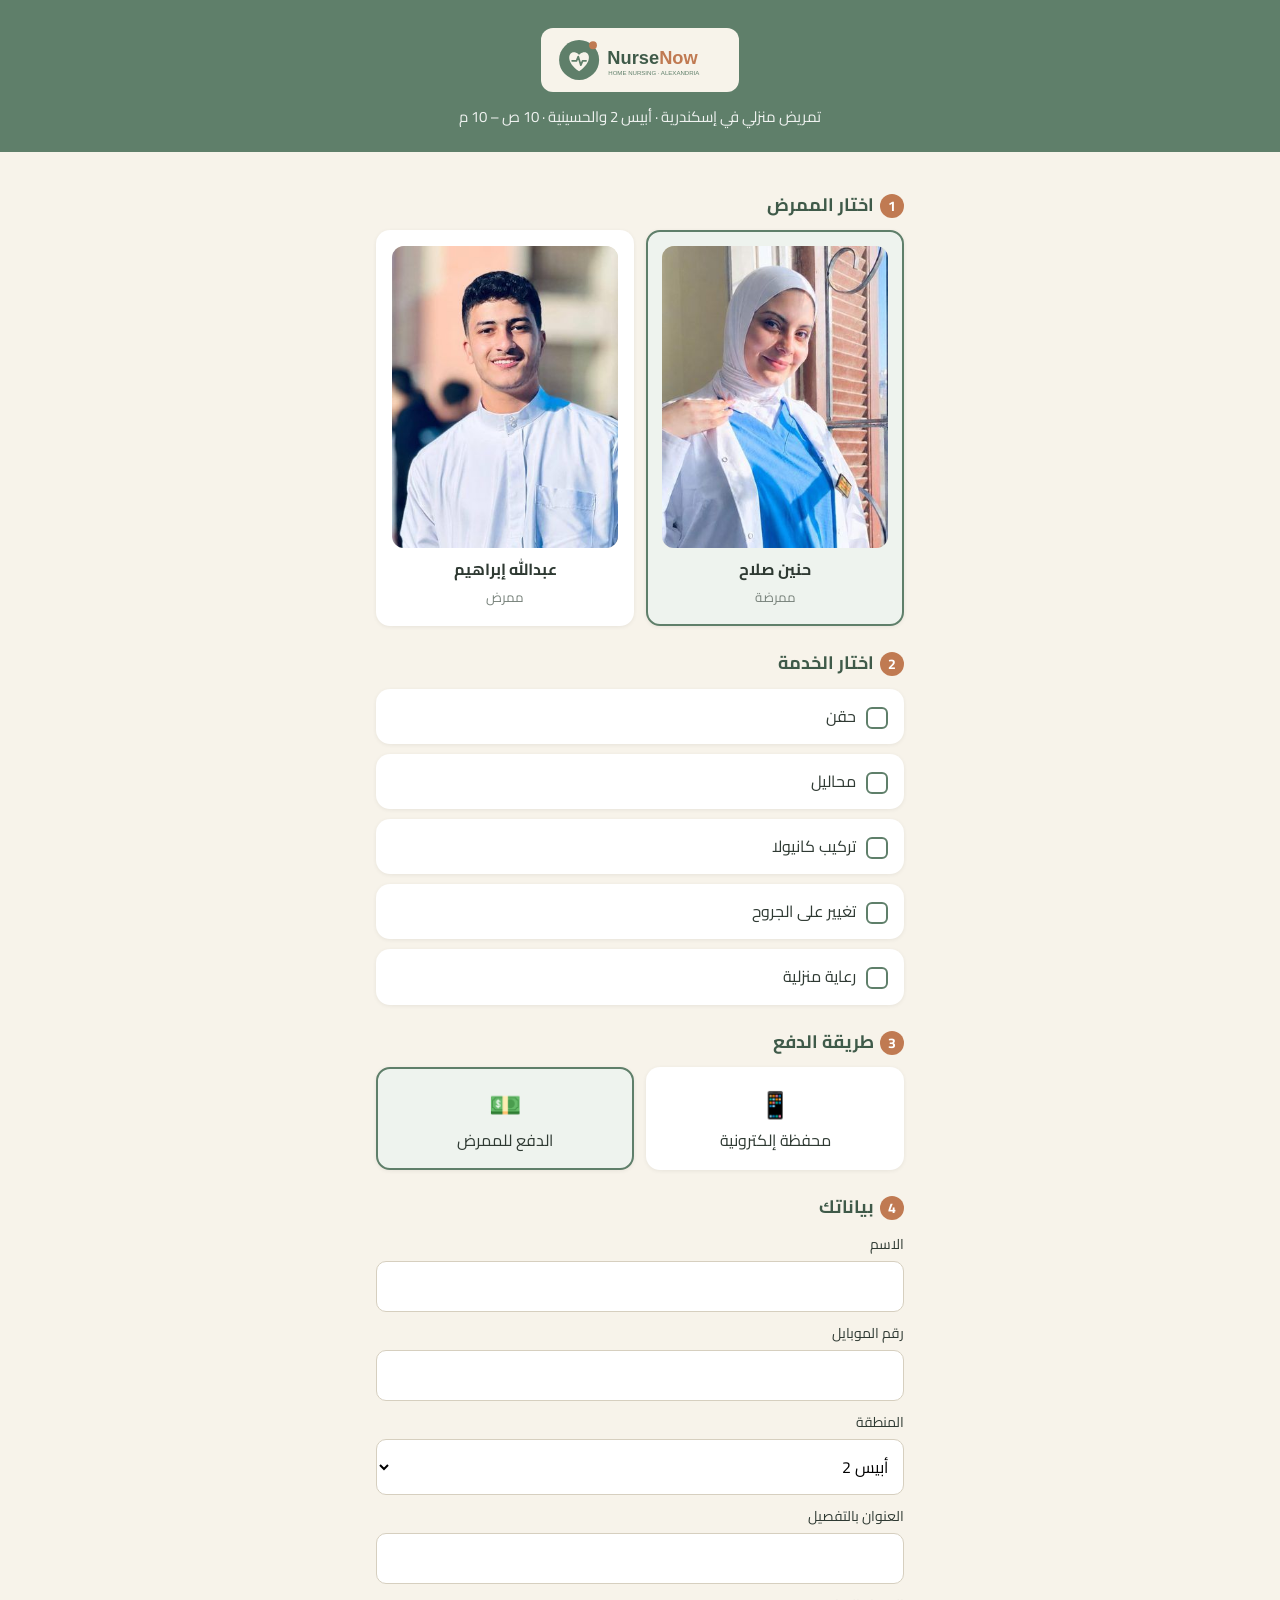
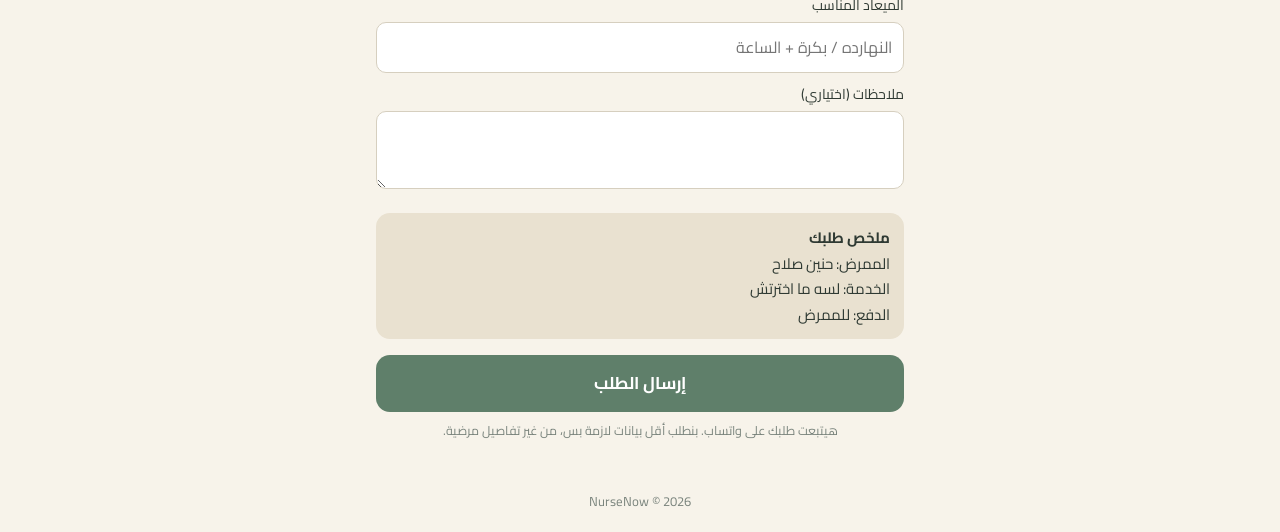
<file: index.html>
<!DOCTYPE html>
<html lang="ar" dir="rtl"><head><meta charset="utf-8"><meta name="viewport" content="width=device-width,initial-scale=1">
<title>NurseNow</title>
<link href="https://fonts.googleapis.com/css2?family=Cairo:wght@400;600;700&display=swap" rel="stylesheet">
<style>
:root{--bg:#f7f3ea;--card:#fff;--green:#5f7f6a;--dark:#3f5a49;--sand:#e9e1d0;--clay:#c07a52;--text:#2f3a33;--muted:#7a847d}
*{box-sizing:border-box}body{margin:0;background:var(--bg);color:var(--text);font-family:'Cairo','Segoe UI',Tahoma,sans-serif;line-height:1.7}
header{background:var(--green);color:#fff;padding:28px 18px 22px;text-align:center}
header h1{margin:0;font-size:28px}header p{margin:4px 0 0;opacity:.9;font-size:15px}
main{padding:16px;max-width:560px;margin:auto}
h2{font-size:18px;margin:22px 0 10px;color:var(--dark)}h2 span{background:var(--clay);color:#fff;border-radius:50%;display:inline-block;width:24px;height:24px;text-align:center;line-height:24px;font-size:14px;margin-left:6px}
.nurses{display:grid;grid-template-columns:1fr 1fr;gap:12px}
.nurse,.svc,.pay{background:var(--card);border:2px solid transparent;border-radius:14px;padding:14px;text-align:center;cursor:pointer;box-shadow:0 1px 4px #0001}
.nurse.sel,.svc.sel,.pay.sel{border-color:var(--green);background:#eef3ee}
.photo{width:100%;aspect-ratio:3/4;border-radius:12px;margin:0 auto 8px;background:var(--sand);display:flex;align-items:center;justify-content:center;font-size:34px;color:var(--dark);overflow:hidden}
.photo img{width:100%;height:100%;object-fit:cover;object-position:center top}
.nurse b{display:block}.nurse small{color:var(--muted)}
.svcs{display:grid;gap:10px}.svc{display:flex;justify-content:space-between;align-items:center;text-align:right;padding:12px 14px}
.chk{width:22px;height:22px;border-radius:6px;border:2px solid var(--green);display:inline-block;margin-left:10px;vertical-align:middle}.sel .chk{background:var(--green)}
.pays{display:grid;grid-template-columns:1fr 1fr;gap:12px}.pay{padding:14px 8px}.pay div{font-size:26px}
label{display:block;font-size:14px;margin:10px 0 4px}
input,textarea,select{width:100%;padding:11px;border:1px solid #d6cfbf;border-radius:10px;font:inherit;background:#fff}
.sum{background:var(--sand);border-radius:14px;padding:12px 14px;margin-top:16px;font-size:15px}
.btn{display:block;width:100%;margin-top:16px;background:var(--green);color:#fff;border:0;border-radius:14px;padding:14px;font:inherit;font-weight:700;font-size:17px}
.note{font-size:12.5px;color:var(--muted);margin-top:8px;text-align:center}
footer{text-align:center;color:var(--muted);font-size:13px;padding:20px}
</style></head><body>
<header><img src="logo.svg" alt="NurseNow" style="height:64px;background:#f7f3ea;border-radius:12px;padding:6px 12px"><h1 style="display:none">NurseNow</h1><p>تمريض منزلي في إسكندرية · أبيس 2 والحسينية · 10 ص – 10 م</p></header>
<main>
<h2><span>1</span>اختار الممرض</h2>
<div class="nurses">
 <div class="nurse sel" data-nurse="حنين صلاح"><div class="photo"><img src="hanin.jpg" alt="حنين صلاح"></div><b>حنين صلاح</b><small>ممرضة</small></div>
 <div class="nurse" data-nurse="عبدالله إبراهيم"><div class="photo"><img src="abdullah.jpg" alt="عبدالله إبراهيم"></div><b>عبدالله إبراهيم</b><small>ممرض</small></div>
</div>
<h2><span>2</span>اختار الخدمة</h2>
<div class="svcs">
 <div class="svc" data-svc="حقن"><span><i class="chk"></i>حقن</span></div>
 <div class="svc" data-svc="محاليل"><span><i class="chk"></i>محاليل</span></div>
 <div class="svc" data-svc="تركيب كانيولا"><span><i class="chk"></i>تركيب كانيولا</span></div>
 <div class="svc" data-svc="تغيير على الجروح"><span><i class="chk"></i>تغيير على الجروح</span></div>
 <div class="svc" data-svc="رعاية منزلية"><span><i class="chk"></i>رعاية منزلية</span></div>
</div>
<h2><span>3</span>طريقة الدفع</h2>
<div class="pays">
 <div class="pay" data-pay="wallet"><div>📱</div>محفظة إلكترونية</div>
 <div class="pay sel" data-pay="cash"><div>💵</div>الدفع للممرض</div>
</div>
<div class="sum" id="walletBox" style="display:none">حوّل على المحفظة رقم: <b dir="ltr">01224274670</b><br>وابعت صورة التحويل على واتساب بعد الإرسال.</div>
<h2><span>4</span>بياناتك</h2>
<label>الاسم</label><input id="name">
<label>رقم الموبايل</label><input id="phone" type="tel">
<label>المنطقة</label><select id="area"><option>أبيس 2</option><option>الحسينية</option></select>
<label>العنوان بالتفصيل</label><input id="addr">
<label>الميعاد المناسب</label><input id="time" placeholder="النهارده / بكرة + الساعة">
<label>ملاحظات (اختياري)</label><textarea id="notes" rows="2"></textarea>
<div class="sum" id="summary"></div>
<button class="btn" id="send">إرسال الطلب</button>
<p class="note">هيتبعت طلبك على واتساب. بنطلب أقل بيانات لازمة بس، من غير تفاصيل مرضية.</p>
</main>
<footer>NurseNow © 2026</footer>
<script>
/* ===== إعدادات يتعدل فيها بسهولة ===== */
const WHATSAPP="201224274670";   // رقم الواتساب بدون +
const WALLET="01224274670";      // رقم المحفظة
/* ===================================== */
let nurse="حنين صلاح",pay="cash";const svcs=new Set();
const $=id=>document.getElementById(id);
function sum(){$("summary").innerHTML="<b>ملخص طلبك</b><br>الممرض: "+nurse+"<br>الخدمة: "+(svcs.size?[...svcs].join("، "):"لسه ما اخترتش")+"<br>الدفع: "+(pay=="cash"?"للممرض":"محفظة إلكترونية")}
document.querySelectorAll(".nurse").forEach(e=>e.onclick=()=>{document.querySelectorAll(".nurse").forEach(x=>x.classList.remove("sel"));e.classList.add("sel");nurse=e.dataset.nurse;sum()});
document.querySelectorAll(".svc").forEach(e=>e.onclick=()=>{e.classList.toggle("sel");const v=e.dataset.svc;svcs.has(v)?svcs.delete(v):svcs.add(v);sum()});
document.querySelectorAll(".pay").forEach(e=>e.onclick=()=>{document.querySelectorAll(".pay").forEach(x=>x.classList.remove("sel"));e.classList.add("sel");pay=e.dataset.pay;$("walletBox").style.display=pay=="wallet"?"block":"none";sum()});
$("send").onclick=()=>{
 if(!svcs.size)return alert("اختار خدمة واحدة على الأقل");
 if(!$("name").value.trim()||!$("phone").value.trim()||!$("addr").value.trim())return alert("اكتب الاسم والموبايل والعنوان");
 const m=["طلب جديد - NurseNow","الممرض: "+nurse,"الخدمة: "+[...svcs].join("، "),"الدفع: "+(pay=="cash"?"للممرض":"محفظة إلكترونية"),"الاسم: "+$("name").value,"الموبايل: "+$("phone").value,"المنطقة: "+$("area").value,"العنوان: "+$("addr").value,"الميعاد: "+($("time").value||"-"),"ملاحظات: "+($("notes").value||"-")].join("\n");
 location.href="https://wa.me/"+WHATSAPP+"?text="+encodeURIComponent(m)};
sum();
</script></body></html>
</file>
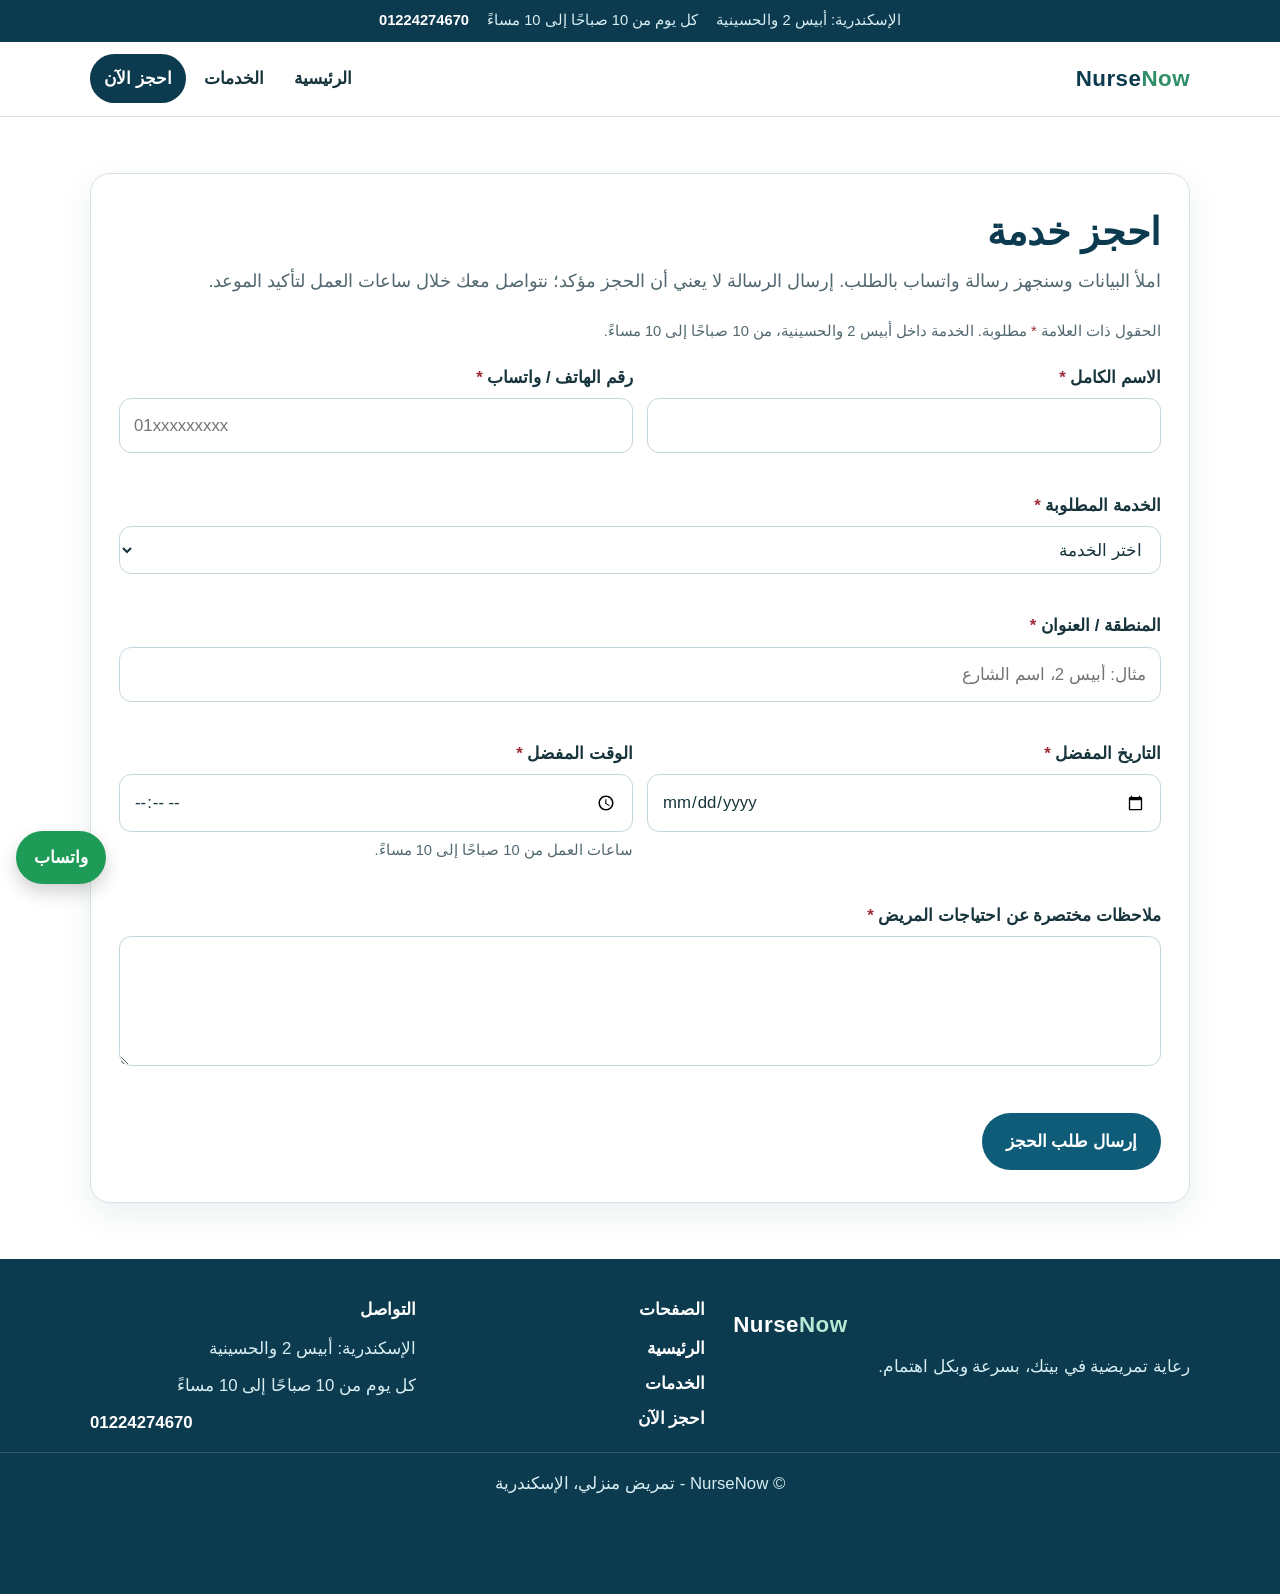
<file: booking.html>
<!DOCTYPE html>
<html lang="ar" dir="rtl">
<head>
<meta charset="UTF-8">
<meta name="viewport" content="width=device-width, initial-scale=1">
<title>احجز زيارة | NurseNow</title>
<meta name="description" content="اطلب حجز تمريض منزلي من NurseNow في أبيس 2 والحسينية. النموذج يجهز رسالة واتساب، والموعد لا يُؤكد تلقائيًا.">
<link rel="icon" href="images/favicon.svg" type="image/svg+xml">
<link rel="stylesheet" href="css/styles.css">
</head>
<body>
<a class="skip" href="#main">تخطي إلى المحتوى</a>
<div class="topbar">
  <div class="wrap topbar-inner">
    <span>الإسكندرية: أبيس 2 والحسينية</span>
    <span>كل يوم من 10 صباحًا إلى 10 مساءً</span>
    <a href="https://wa.me/201224274670" target="_blank" rel="noopener noreferrer">01224274670</a>
  </div>
</div>
<header class="site-header">
  <div class="wrap nav">
    <a class="logo" href="index.html">Nurse<span>Now</span></a>
    <button class="nav-toggle" type="button" aria-expanded="false" aria-controls="site-nav">
      <span class="nav-toggle-bars" aria-hidden="true"></span>
      القائمة
    </button>
    <nav id="site-nav" aria-label="التنقل الرئيسي">
      <a href="index.html">الرئيسية</a>
      <a href="services.html">الخدمات</a>
      <a class="btn btn-small" href="booking.html" aria-current="page">احجز الآن</a>
    </nav>
  </div>
</header>
<main id="main">
  <section>
    <div class="wrap">
      <form id="booking-form" class="form-card" novalidate>
        <h1>احجز خدمة</h1>
        <p class="lead">املأ البيانات وسنجهز رسالة واتساب بالطلب. إرسال الرسالة لا يعني أن الحجز مؤكد؛ نتواصل معك خلال ساعات العمل لتأكيد الموعد.</p>
        <p class="hint">الحقول ذات العلامة <span class="req">*</span> مطلوبة. الخدمة داخل أبيس 2 والحسينية، من 10 صباحًا إلى 10 مساءً.</p>
        <div id="form-errors" class="notice notice-error" hidden role="alert"></div>
        <div id="form-success" class="notice notice-ok" hidden role="status">
          <p>تم تجهيز طلبك لواتساب. افتح الرسالة وأرسلها بنفسك. هذا ليس تأكيدًا للحجز؛ نراجع الطلب ونتواصل معك من 10 صباحًا إلى 10 مساءً.</p>
          <p>إذا لم تُفتح نافذة واتساب، أرسل الرسالة من الزر التالي.</p>
          <pre class="wa-preview" id="wa-preview"></pre>
          <a class="btn btn-green" id="wa-fallback" href="https://wa.me/201224274670" target="_blank" rel="noopener noreferrer">إرسال الرسالة على واتساب</a>
        </div>
        <div class="form-grid">
          <div class="field">
            <label for="full-name">الاسم الكامل <span class="req" aria-hidden="true">*</span></label>
            <input id="full-name" name="fullName" type="text" autocomplete="name" required aria-describedby="full-name-error">
            <p class="field-error" id="full-name-error"></p>
          </div>
          <div class="field">
            <label for="phone">رقم الهاتف / واتساب <span class="req" aria-hidden="true">*</span></label>
            <input id="phone" name="phone" type="tel" inputmode="tel" autocomplete="tel" placeholder="01xxxxxxxxx" required aria-describedby="phone-error">
            <p class="field-error" id="phone-error"></p>
          </div>
          <div class="field field-wide">
            <label for="service">الخدمة المطلوبة <span class="req" aria-hidden="true">*</span></label>
            <select id="service" name="service" required aria-describedby="service-error">
              <option value="">اختر الخدمة</option>
              <option value="home-nursing">الرعاية التمريضية المنزلية</option>
              <option value="elderly-care">رعاية كبار السن</option>
              <option value="patient-assistance">مساعدة المريض</option>
              <option value="post-surgical">الرعاية بعد العمليات</option>
            </select>
            <p class="field-error" id="service-error"></p>
          </div>
          <div class="field field-wide">
            <label for="address">المنطقة / العنوان <span class="req" aria-hidden="true">*</span></label>
            <input id="address" name="address" type="text" autocomplete="street-address" placeholder="مثال: أبيس 2، اسم الشارع" required aria-describedby="address-error">
            <p class="field-error" id="address-error"></p>
          </div>
          <div class="field">
            <label for="date">التاريخ المفضل <span class="req" aria-hidden="true">*</span></label>
            <input id="date" name="date" type="date" required aria-describedby="date-error">
            <p class="field-error" id="date-error"></p>
          </div>
          <div class="field">
            <label for="time">الوقت المفضل <span class="req" aria-hidden="true">*</span></label>
            <input id="time" name="time" type="time" required aria-describedby="time-hint time-error">
            <p class="hint" id="time-hint">ساعات العمل من 10 صباحًا إلى 10 مساءً.</p>
            <p class="field-error" id="time-error"></p>
          </div>
          <div class="field field-wide">
            <label for="notes">ملاحظات مختصرة عن احتياجات المريض <span class="req" aria-hidden="true">*</span></label>
            <textarea id="notes" name="notes" required aria-describedby="notes-error"></textarea>
            <p class="field-error" id="notes-error"></p>
          </div>
          <div class="field field-wide">
            <button class="btn" type="submit">إرسال طلب الحجز</button>
          </div>
        </div>
        <noscript>
          <p>لتجهيز الرسالة من النموذج، فعّل JavaScript، أو راسلنا مباشرة على واتساب: <a href="https://wa.me/201224274670">01224274670</a>.</p>
        </noscript>
      </form>
    </div>
  </section>
</main>
<footer class="site-footer">
  <div class="wrap footer-grid">
    <div>
      <a class="logo" href="index.html">Nurse<span>Now</span></a>
      <p>رعاية تمريضية في بيتك، بسرعة وبكل اهتمام.</p>
    </div>
    <div>
      <h2>الصفحات</h2>
      <a href="index.html">الرئيسية</a>
      <a href="services.html">الخدمات</a>
      <a href="booking.html">احجز الآن</a>
    </div>
    <div>
      <h2>التواصل</h2>
      <p>الإسكندرية: أبيس 2 والحسينية</p>
      <p>كل يوم من 10 صباحًا إلى 10 مساءً</p>
      <a href="https://wa.me/201224274670" target="_blank" rel="noopener noreferrer" dir="ltr">01224274670</a>
    </div>
  </div>
  <p class="legal">© NurseNow - تمريض منزلي، الإسكندرية</p>
</footer>
<a class="float" href="https://wa.me/201224274670" target="_blank" rel="noopener noreferrer">واتساب</a>
<script src="js/nav.js" defer></script>
<script src="js/booking.js" defer></script>
</body>
</html>
</file>
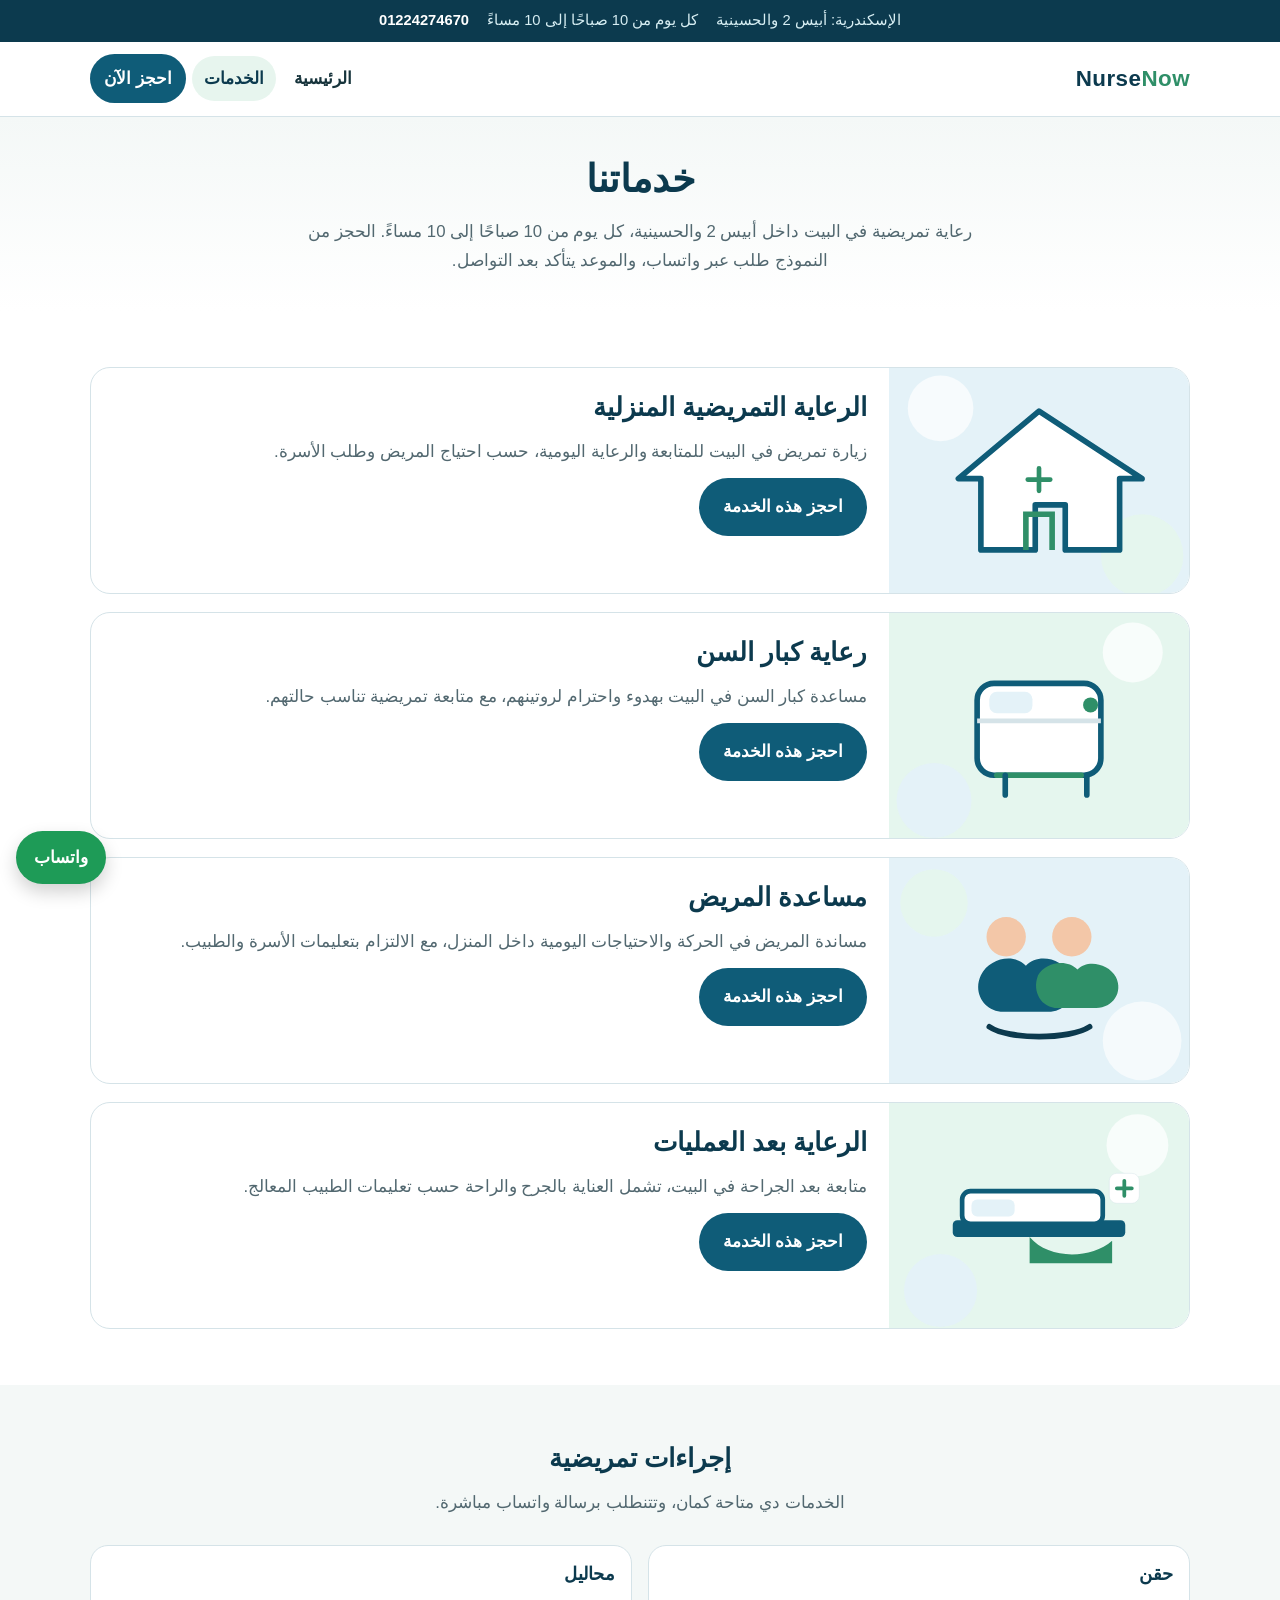
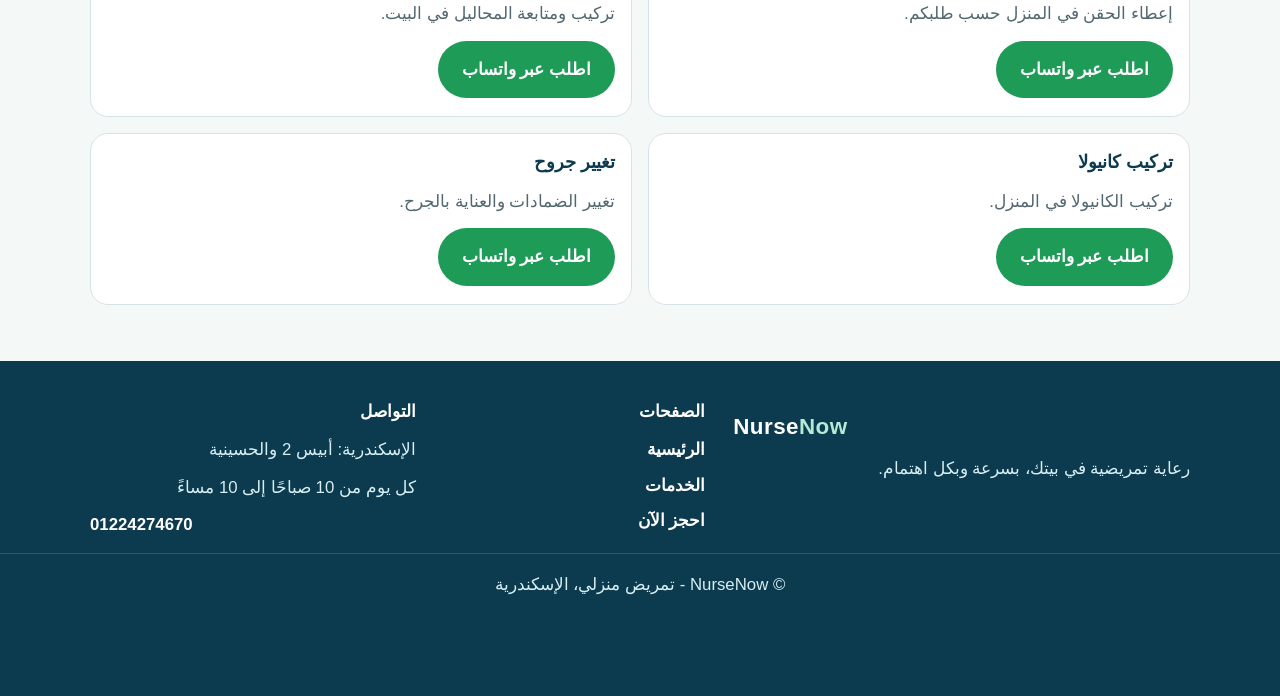
<file: services.html>
<!DOCTYPE html>
<html lang="ar" dir="rtl">
<head>
<meta charset="UTF-8">
<meta name="viewport" content="width=device-width, initial-scale=1">
<title>الخدمات | NurseNow</title>
<meta name="description" content="خدمات NurseNow في الإسكندرية، أبيس 2 والحسينية: رعاية تمريضية منزلية، رعاية كبار السن، مساعدة المريض، والرعاية بعد العمليات، مع الحقن والمحاليل والكانيولا وتغيير الجروح.">
<link rel="icon" href="images/favicon.svg" type="image/svg+xml">
<link rel="stylesheet" href="css/styles.css">
</head>
<body>
<a class="skip" href="#main">تخطي إلى المحتوى</a>
<div class="topbar">
  <div class="wrap topbar-inner">
    <span>الإسكندرية: أبيس 2 والحسينية</span>
    <span>كل يوم من 10 صباحًا إلى 10 مساءً</span>
    <a href="https://wa.me/201224274670" target="_blank" rel="noopener noreferrer">01224274670</a>
  </div>
</div>
<header class="site-header">
  <div class="wrap nav">
    <a class="logo" href="index.html">Nurse<span>Now</span></a>
    <button class="nav-toggle" type="button" aria-expanded="false" aria-controls="site-nav">
      <span class="nav-toggle-bars" aria-hidden="true"></span>
      القائمة
    </button>
    <nav id="site-nav" aria-label="التنقل الرئيسي">
      <a href="index.html">الرئيسية</a>
      <a href="services.html" aria-current="page">الخدمات</a>
      <a class="btn btn-small" href="booking.html">احجز الآن</a>
    </nav>
  </div>
</header>
<main id="main">
  <section class="page-hero">
    <div class="wrap section-head">
      <h1>خدماتنا</h1>
      <p>رعاية تمريضية في البيت داخل أبيس 2 والحسينية، كل يوم من 10 صباحًا إلى 10 مساءً. الحجز من النموذج طلب عبر واتساب، والموعد يتأكد بعد التواصل.</p>
    </div>
  </section>
  <section>
    <div class="wrap service-list">
      <article class="service" id="home-nursing">
        <img src="images/service-home.svg" width="640" height="480" alt="رسم لمنزل مع علامة رعاية تمريضية">
        <div class="service-body">
          <h2>الرعاية التمريضية المنزلية</h2>
          <p>زيارة تمريض في البيت للمتابعة والرعاية اليومية، حسب احتياج المريض وطلب الأسرة.</p>
          <a class="btn" href="booking.html?service=home-nursing">احجز هذه الخدمة</a>
        </div>
      </article>
      <article class="service" id="elderly-care">
        <img src="images/service-elderly.svg" width="640" height="480" alt="رسم لمقعد مريح يرمز لرعاية كبار السن">
        <div class="service-body">
          <h2>رعاية كبار السن</h2>
          <p>مساعدة كبار السن في البيت بهدوء واحترام لروتينهم، مع متابعة تمريضية تناسب حالتهم.</p>
          <a class="btn" href="booking.html?service=elderly-care">احجز هذه الخدمة</a>
        </div>
      </article>
      <article class="service" id="patient-assistance">
        <img src="images/service-assist.svg" width="640" height="480" alt="رسم لشخصين يرمز لمساعدة المريض">
        <div class="service-body">
          <h2>مساعدة المريض</h2>
          <p>مساندة المريض في الحركة والاحتياجات اليومية داخل المنزل، مع الالتزام بتعليمات الأسرة والطبيب.</p>
          <a class="btn" href="booking.html?service=patient-assistance">احجز هذه الخدمة</a>
        </div>
      </article>
      <article class="service" id="post-surgical">
        <img src="images/service-surgery.svg" width="640" height="480" alt="رسم لسرير ومتابعة بعد الجراحة">
        <div class="service-body">
          <h2>الرعاية بعد العمليات</h2>
          <p>متابعة بعد الجراحة في البيت، تشمل العناية بالجرح والراحة حسب تعليمات الطبيب المعالج.</p>
          <a class="btn" href="booking.html?service=post-surgical">احجز هذه الخدمة</a>
        </div>
      </article>
    </div>
  </section>
  <section class="alt">
    <div class="wrap">
      <div class="section-head">
        <h2>إجراءات تمريضية</h2>
        <p>الخدمات دي متاحة كمان، وتتنطلب برسالة واتساب مباشرة.</p>
      </div>
      <div class="procedure-grid">
        <article class="procedure" id="injections">
          <h3>حقن</h3>
          <p>إعطاء الحقن في المنزل حسب طلبكم.</p>
          <a class="btn btn-green" href="https://wa.me/201224274670?text=مرحباً، أريد حجز خدمة حقن" target="_blank" rel="noopener noreferrer">اطلب عبر واتساب</a>
        </article>
        <article class="procedure" id="iv-fluids">
          <h3>محاليل</h3>
          <p>تركيب ومتابعة المحاليل في البيت.</p>
          <a class="btn btn-green" href="https://wa.me/201224274670?text=مرحباً، أريد حجز خدمة محاليل" target="_blank" rel="noopener noreferrer">اطلب عبر واتساب</a>
        </article>
        <article class="procedure" id="cannula">
          <h3>تركيب كانيولا</h3>
          <p>تركيب الكانيولا في المنزل.</p>
          <a class="btn btn-green" href="https://wa.me/201224274670?text=مرحباً، أريد حجز خدمة تركيب كانيولا" target="_blank" rel="noopener noreferrer">اطلب عبر واتساب</a>
        </article>
        <article class="procedure" id="wound-care">
          <h3>تغيير جروح</h3>
          <p>تغيير الضمادات والعناية بالجرح.</p>
          <a class="btn btn-green" href="https://wa.me/201224274670?text=مرحباً، أريد حجز خدمة تغيير جروح" target="_blank" rel="noopener noreferrer">اطلب عبر واتساب</a>
        </article>
      </div>
    </div>
  </section>
</main>
<footer class="site-footer">
  <div class="wrap footer-grid">
    <div>
      <a class="logo" href="index.html">Nurse<span>Now</span></a>
      <p>رعاية تمريضية في بيتك، بسرعة وبكل اهتمام.</p>
    </div>
    <div>
      <h2>الصفحات</h2>
      <a href="index.html">الرئيسية</a>
      <a href="services.html">الخدمات</a>
      <a href="booking.html">احجز الآن</a>
    </div>
    <div>
      <h2>التواصل</h2>
      <p>الإسكندرية: أبيس 2 والحسينية</p>
      <p>كل يوم من 10 صباحًا إلى 10 مساءً</p>
      <a href="https://wa.me/201224274670" target="_blank" rel="noopener noreferrer" dir="ltr">01224274670</a>
    </div>
  </div>
  <p class="legal">© NurseNow - تمريض منزلي، الإسكندرية</p>
</footer>
<a class="float" href="https://wa.me/201224274670" target="_blank" rel="noopener noreferrer">واتساب</a>
<script src="js/nav.js" defer></script>
</body>
</html>
</file>
<file: css/styles.css>
:root {
  --blue: #0f5c78;
  --blue-dark: #0c3a4e;
  --green: #2f8f68;
  --green-soft: #e7f5ee;
  --ice: #f4f8f7;
  --white: #ffffff;
  --ink: #17343c;
  --muted: #526870;
  --line: #d5e3e8;
  --wa: #1e9b57;
  --danger: #9d2c3a;
  --shadow: 0 12px 32px rgba(12, 58, 78, 0.08);
  --radius: 16px;
  --max: 1100px;
  color-scheme: light;
}

* { box-sizing: border-box; }

html { scroll-behavior: smooth; }

body {
  margin: 0;
  font-family: "Segoe UI", Tahoma, "Noto Naskh Arabic", "Geeza Pro", Arial, sans-serif;
  color: var(--ink);
  background: var(--white);
  line-height: 1.75;
  font-size: 1.05rem;
}

img { max-width: 100%; height: auto; display: block; }

a { color: var(--blue); }

:focus-visible {
  outline: 3px solid var(--green);
  outline-offset: 3px;
}

.skip {
  position: absolute;
  top: -48px;
  inset-inline-start: 12px;
  background: var(--white);
  color: var(--blue-dark);
  padding: 8px 12px;
  border-radius: 8px;
  z-index: 40;
}

.skip:focus { top: 12px; }

.wrap {
  width: min(var(--max), calc(100% - 40px));
  margin-inline: auto;
}

.topbar {
  background: var(--blue-dark);
  color: #d7eef3;
  font-size: 0.92rem;
}

.topbar-inner {
  display: flex;
  flex-wrap: wrap;
  justify-content: center;
  gap: 8px 18px;
  padding: 8px 0;
  text-align: center;
}

.topbar a {
  color: #ffffff;
  font-weight: 700;
  text-decoration: none;
  direction: ltr;
  unicode-bidi: embed;
}

.site-header {
  position: sticky;
  top: 0;
  z-index: 20;
  background: rgba(255, 255, 255, 0.96);
  border-bottom: 1px solid var(--line);
  backdrop-filter: blur(10px);
}

.nav {
  position: relative;
  min-height: 74px;
  display: flex;
  align-items: center;
  justify-content: space-between;
  gap: 16px;
}

.logo {
  color: var(--blue-dark);
  font-weight: 800;
  font-size: 1.4rem;
  letter-spacing: 0.02em;
  text-decoration: none;
  direction: ltr;
}

.logo span { color: var(--green); }

.nav-toggle {
  display: none;
  align-items: center;
  gap: 8px;
  border: 1px solid var(--line);
  background: var(--white);
  color: var(--blue-dark);
  border-radius: 999px;
  padding: 8px 14px;
  font: inherit;
  font-weight: 700;
  cursor: pointer;
}

.nav-toggle-bars,
.nav-toggle-bars::before,
.nav-toggle-bars::after {
  display: block;
  width: 16px;
  height: 2px;
  background: var(--blue-dark);
  border-radius: 2px;
  position: relative;
}

.nav-toggle-bars::before,
.nav-toggle-bars::after {
  content: "";
  position: absolute;
  inset-inline-start: 0;
}

.nav-toggle-bars::before { top: -5px; }
.nav-toggle-bars::after { top: 5px; }

#site-nav {
  display: flex;
  align-items: center;
  gap: 6px;
}

#site-nav a {
  color: var(--ink);
  text-decoration: none;
  font-weight: 700;
  padding: 8px 12px;
  border-radius: 999px;
}

#site-nav a[aria-current="page"] {
  background: var(--green-soft);
  color: var(--blue-dark);
}

.btn {
  display: inline-flex;
  align-items: center;
  justify-content: center;
  gap: 8px;
  min-height: 48px;
  padding: 12px 22px;
  border-radius: 999px;
  border: 2px solid transparent;
  background: var(--blue);
  color: #ffffff;
  text-decoration: none;
  font: inherit;
  font-weight: 700;
  cursor: pointer;
  text-align: center;
}

.btn:hover { background: var(--blue-dark); }

.btn-small {
  min-height: 42px;
  padding: 8px 16px;
}

#site-nav .btn {
  color: #ffffff;
  background: var(--blue);
}

#site-nav .btn:hover { background: var(--blue-dark); }

#site-nav .btn[aria-current="page"] {
  background: var(--blue-dark);
  color: #ffffff;
}

.btn-green { background: var(--wa); }
.btn-green:hover { background: #17864b; }

.btn-outline {
  background: var(--white);
  color: var(--blue);
  border-color: var(--blue);
}

.btn-outline:hover { background: var(--ice); }

.hero { padding: 48px 0 28px; background: linear-gradient(180deg, var(--ice), #ffffff 70%); }

.hero-grid {
  display: grid;
  gap: 32px;
  align-items: center;
}

.eyebrow {
  margin: 0 0 8px;
  color: var(--green);
  font-weight: 800;
  letter-spacing: 0;
}

h1, h2, h3 { line-height: 1.35; margin: 0 0 12px; }

h1 { font-size: clamp(1.8rem, 3vw, 2.7rem); color: var(--blue-dark); }

h2 { font-size: clamp(1.4rem, 2vw, 1.9rem); color: var(--blue-dark); }

h3 { font-size: 1.15rem; color: var(--blue-dark); }

.lead { font-size: 1.12rem; color: var(--muted); margin: 0 0 22px; }

.actions { display: flex; flex-wrap: wrap; gap: 12px; }

.hero-media {
  background: linear-gradient(160deg, #e4f2f8, #e6f6ee);
  border: 1px solid var(--line);
  border-radius: 28px;
  padding: 12px;
}

.hero-media img { width: 100%; border-radius: 20px; }

section { padding: 56px 0; }

.section-head { text-align: center; max-width: 680px; margin: 0 auto 28px; }

.section-head p { margin: 0; color: var(--muted); }

.alt { background: var(--ice); }

.grid {
  display: grid;
  grid-template-columns: repeat(auto-fit, minmax(160px, 1fr));
  gap: 14px;
}

.card {
  display: flex;
  flex-direction: column;
  align-items: center;
  justify-content: center;
  gap: 6px;
  min-height: 132px;
  background: var(--green-soft);
  color: var(--blue-dark);
  border-radius: var(--radius);
  padding: 18px 12px;
  text-align: center;
  font-weight: 800;
  text-decoration: none;
  border: 1px solid transparent;
}

a.card:hover { background: #ffffff; border-color: #b7d7c8; }

.card i {
  display: grid;
  place-items: center;
  width: 52px;
  height: 52px;
  border-radius: 50%;
  background: #ffffff;
  font-style: normal;
  font-size: 1.5rem;
}

.steps-grid { display: grid; gap: 14px; }

.step {
  background: #ffffff;
  border: 1px solid var(--line);
  border-inline-start: 4px solid var(--green);
  border-radius: var(--radius);
  padding: 20px 18px;
  font-weight: 700;
  color: var(--blue-dark);
}

.num {
  display: inline-flex;
  width: 34px;
  height: 34px;
  border-radius: 50%;
  background: var(--blue);
  color: #ffffff;
  align-items: center;
  justify-content: center;
  font-weight: 800;
  margin-bottom: 8px;
}

.note { margin: 18px 0 0; color: var(--muted); text-align: center; }

.feature-grid, .procedure-grid { display: grid; gap: 16px; }

.feature-card, .procedure {
  background: #ffffff;
  border: 1px solid var(--line);
  border-radius: 18px;
  overflow: hidden;
  color: inherit;
  text-decoration: none;
  box-shadow: var(--shadow);
}

.feature-card img, .service img {
  width: 100%;
  aspect-ratio: 4 / 3;
  object-fit: cover;
  background: var(--ice);
}

.feature-body, .procedure { padding: 16px 16px 18px; }

.feature-card p, .service p, .procedure p { margin: 0 0 12px; color: var(--muted); }

.feature-card span { color: var(--blue); font-weight: 800; }

.info-panel {
  max-width: 720px;
  margin: 0 auto;
  background: #ffffff;
  border: 1px solid var(--line);
  border-radius: 20px;
  padding: 28px 22px;
  text-align: center;
  box-shadow: var(--shadow);
}

.info-panel p { margin: 8px 0; font-size: 1.08rem; }

.info-panel a[href*="wa.me"] {
  color: var(--blue-dark);
  font-weight: 800;
  direction: ltr;
  unicode-bidi: embed;
}

.info-panel .actions { justify-content: center; margin-top: 18px; }

.service-list { display: grid; gap: 18px; }

.service {
  display: grid;
  background: #ffffff;
  border: 1px solid var(--line);
  border-radius: 20px;
  overflow: hidden;
  scroll-margin-top: 92px;
}

.service:target { border-color: var(--green); box-shadow: 0 0 0 4px rgba(47, 143, 104, 0.15); }

.service-body { padding: 22px 22px 26px; }

.procedure { scroll-margin-top: 92px; box-shadow: none; }

.page-hero { padding: 36px 0 8px; background: linear-gradient(180deg, var(--ice), #ffffff); }

.form-card {
  background: #ffffff;
  border: 1px solid var(--line);
  border-radius: 20px;
  box-shadow: var(--shadow);
  padding: 22px 18px 24px;
}

.form-card h1 { margin-bottom: 8px; }

.hint { margin: 6px 0 0; color: var(--muted); font-size: 0.92rem; }

.form-grid { display: grid; gap: 14px; margin-top: 18px; }

.field label { display: block; font-weight: 800; margin-bottom: 6px; }

.req { color: var(--danger); }

input, select, textarea {
  width: 100%;
  font: inherit;
  color: inherit;
  background: #ffffff;
  border: 1px solid #c5d6de;
  border-radius: 12px;
  padding: 12px 14px;
  min-height: 48px;
}

textarea { min-height: 130px; resize: vertical; }

input.is-invalid, select.is-invalid, textarea.is-invalid { border-color: var(--danger); }

.field-error {
  min-height: 1.3em;
  margin: 4px 0 0;
  color: var(--danger);
  font-size: 0.92rem;
}

.notice {
  border-radius: 14px;
  padding: 14px 16px;
  margin: 0 0 14px;
}

.notice p { margin: 0 0 8px; }

.notice ul { margin: 0; padding-inline-start: 18px; }

.notice-error { background: #fdf2f3; border: 1px solid #e4b8be; color: #6d1d28; }

.notice-ok { background: var(--green-soft); border: 1px solid #b7dfcb; color: var(--ink); }

.wa-preview {
  white-space: pre-wrap;
  background: #ffffff;
  border-radius: 12px;
  padding: 12px;
  margin: 10px 0;
  font-family: inherit;
  line-height: 1.7;
}

.site-footer {
  background: var(--blue-dark);
  color: #d7eef3;
  padding: 40px 0 88px;
}

.footer-grid { display: grid; gap: 28px; }

.site-footer .logo { color: #ffffff; }

.site-footer .logo span { color: #b7ead4; }

.site-footer h2 { color: #ffffff; font-size: 1.05rem; }

.site-footer a {
  display: block;
  color: #ffffff;
  text-decoration: none;
  font-weight: 700;
  margin: 6px 0;
}

.site-footer p { margin: 8px 0; }

.legal {
  text-align: center;
  margin: 28px 0 0;
  padding-top: 16px;
  border-top: 1px solid rgba(255, 255, 255, 0.15);
}

.float {
  position: fixed;
  bottom: 16px;
  left: 16px;
  z-index: 9;
  background: var(--wa);
  color: #ffffff;
  text-decoration: none;
  font-weight: 800;
  padding: 12px 18px;
  border-radius: 999px;
  box-shadow: 0 8px 18px rgba(0, 0, 0, 0.18);
}

.float:hover { background: #17864b; }

@media (min-width: 700px) {
  .steps-grid { grid-template-columns: repeat(3, 1fr); }
  .feature-grid, .procedure-grid { grid-template-columns: 1fr 1fr; }
  .form-card { padding: 32px 28px; }
  .form-grid { grid-template-columns: 1fr 1fr; }
  .field-wide { grid-column: 1 / -1; }
}

@media (min-width: 900px) {
  .hero-grid { grid-template-columns: 1.05fr 0.95fr; }
  .service { grid-template-columns: 300px 1fr; align-items: stretch; }
  .service img { height: 100%; aspect-ratio: auto; }
  .footer-grid { grid-template-columns: 1.4fr 0.8fr 1fr; }
}

@media (max-width: 760px) {
  .nav-toggle { display: inline-flex; }

  #site-nav {
    display: none;
    position: absolute;
    inset-inline: 0;
    top: 100%;
    flex-direction: column;
    align-items: stretch;
    background: #ffffff;
    border-bottom: 1px solid var(--line);
    padding: 8px 20px 16px;
    box-shadow: var(--shadow);
  }

  #site-nav.is-open { display: flex; }
  #site-nav .btn { width: 100%; }
}

@media (max-width: 560px) {
  .wrap { width: min(var(--max), calc(100% - 32px)); }
  .actions .btn { width: 100%; }
  h1 { font-size: 1.7rem; }
}

@media (prefers-reduced-motion: reduce) {
  html { scroll-behavior: auto; }
}
</file>
